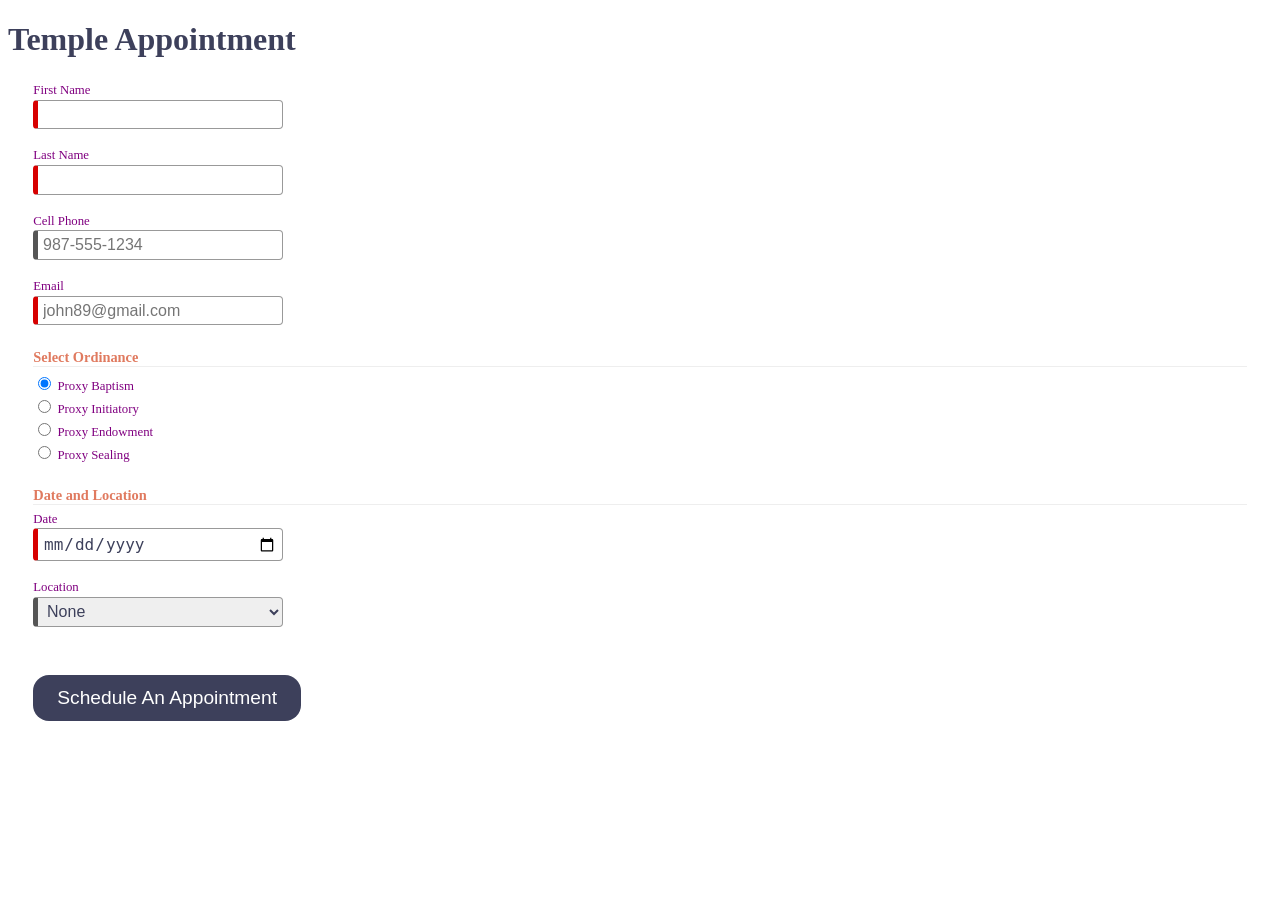
<file: week4/startHere/startHere/index.html>
<!DOCTYPE html>
<html lang="en">

<head>
  <meta charset="UTF-8">
  <meta name="viewport" content="width=device-width, initial-scale=1.0">
  <meta name="description" content="Web Lab Start File">
  <meta name="author" content="Paul Cheney">

  <link rel="stylesheet" href="styles/small.css">
  <link rel="stylesheet" href="styles/large.css">

  <title>Web Lab Start File</title>
</head>

<body>

  <main>
    <h1>Temple Appointment</h1>

    <form method="GET" action="thanks.html" class="designOne">
      <label>First Name <input type="text" name="first" required autocomplete="given-name" title="Your First Name"></label>
        <label>Last Name <input type="text" name="last" required autocomplete="family-name" title="Your Last Name"></label>
        <label>Cell Phone <input type="tel" name="phone"  autocomplete="tel" title="A Phone Number with dashes" placeholder="987-555-1234" ></label>
        <label>Email <input type="email" name="email" required placeholder="john89@gmail.com"  title="Your Email" autocomplete="email"></label>
  

        <h3>Select Ordinance</h3>
        <label><input type="radio" name="ordinance" value="Baptism" checked> Proxy Baptism</label>
        <label><input type="radio" name="ordinance" value="Initiatory"> Proxy Initiatory</label>
        <label><input type="radio" name="ordinance" value="Endowment"> Proxy Endowment</label>
        <label><input type="radio" name="ordinance" value="Sealing"> Proxy Sealing</label>

        
        <h3>Date and Location</h3>
        <label>Date <input type="date" name="date" required></label>

        <label>Location
          <select name="location" required>
            <option value="">None</option>
            <option value="Payson">Payson</option>
            <option value="Orem">Orem</option>
            <option value="Provo City Center">Provo City Center</option>
        </label>

        <input type="submit" value="Schedule An Appointment">
    </form>

    
  </main>

</body>
</html>
</file>
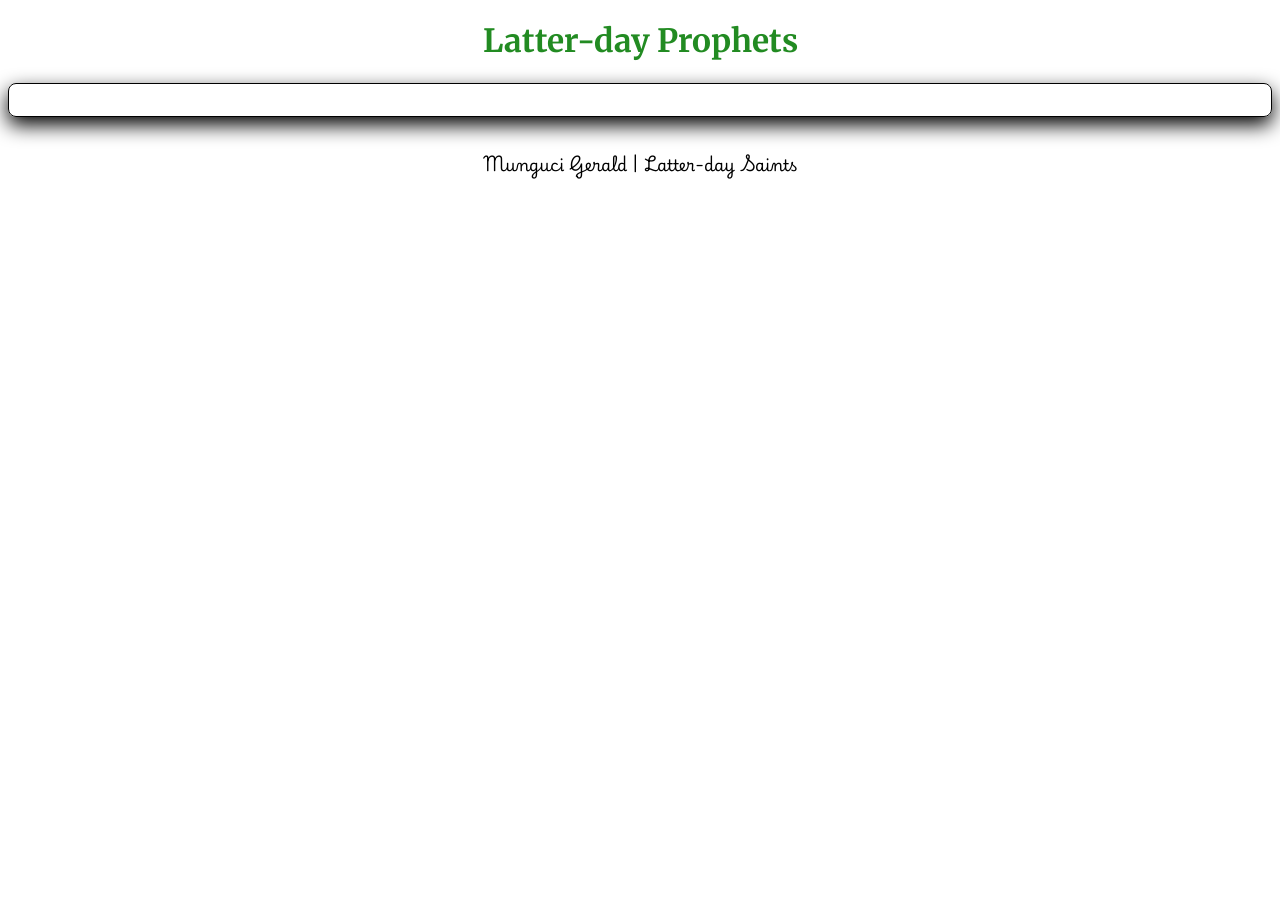
<file: prophets.html>
<!DOCTYPE html>
<html lang="en">

<head>
    <meta charset="UTF-8">
    <meta name="viewport" content="width=device-width, initial-scale=1.0">
    <title>Latter-day Prophets</title>

    <meta name="description" content="A preview of prophets of the Church of Jesus Christ and Latter Day Saints">
    <meta name="author" content="Munguci Gerald">

    <link rel="preconnect" href="https://fonts.googleapis.com">
    <link rel="preconnect" href="https://fonts.gstatic.com" crossorigin>
    <link
        href="https://fonts.googleapis.com/css2?family=Merriweather:wght@400;700&family=Playwrite+IT+Trad:wght@400&display=swap"
        rel="stylesheet">


    <link rel="stylesheet" href="styles/prophets.css">
    <script src="scripts/prophets.js" defer></script>
</head>

<body>
    <header>
        <h1>Latter-day Prophets</h1>
    </header>
    <main>
        <div id="cards"></div>
    </main>
    <footer>
        Munguci Gerald | Latter-day Saints
    </footer>
</body>

</html>
</file>
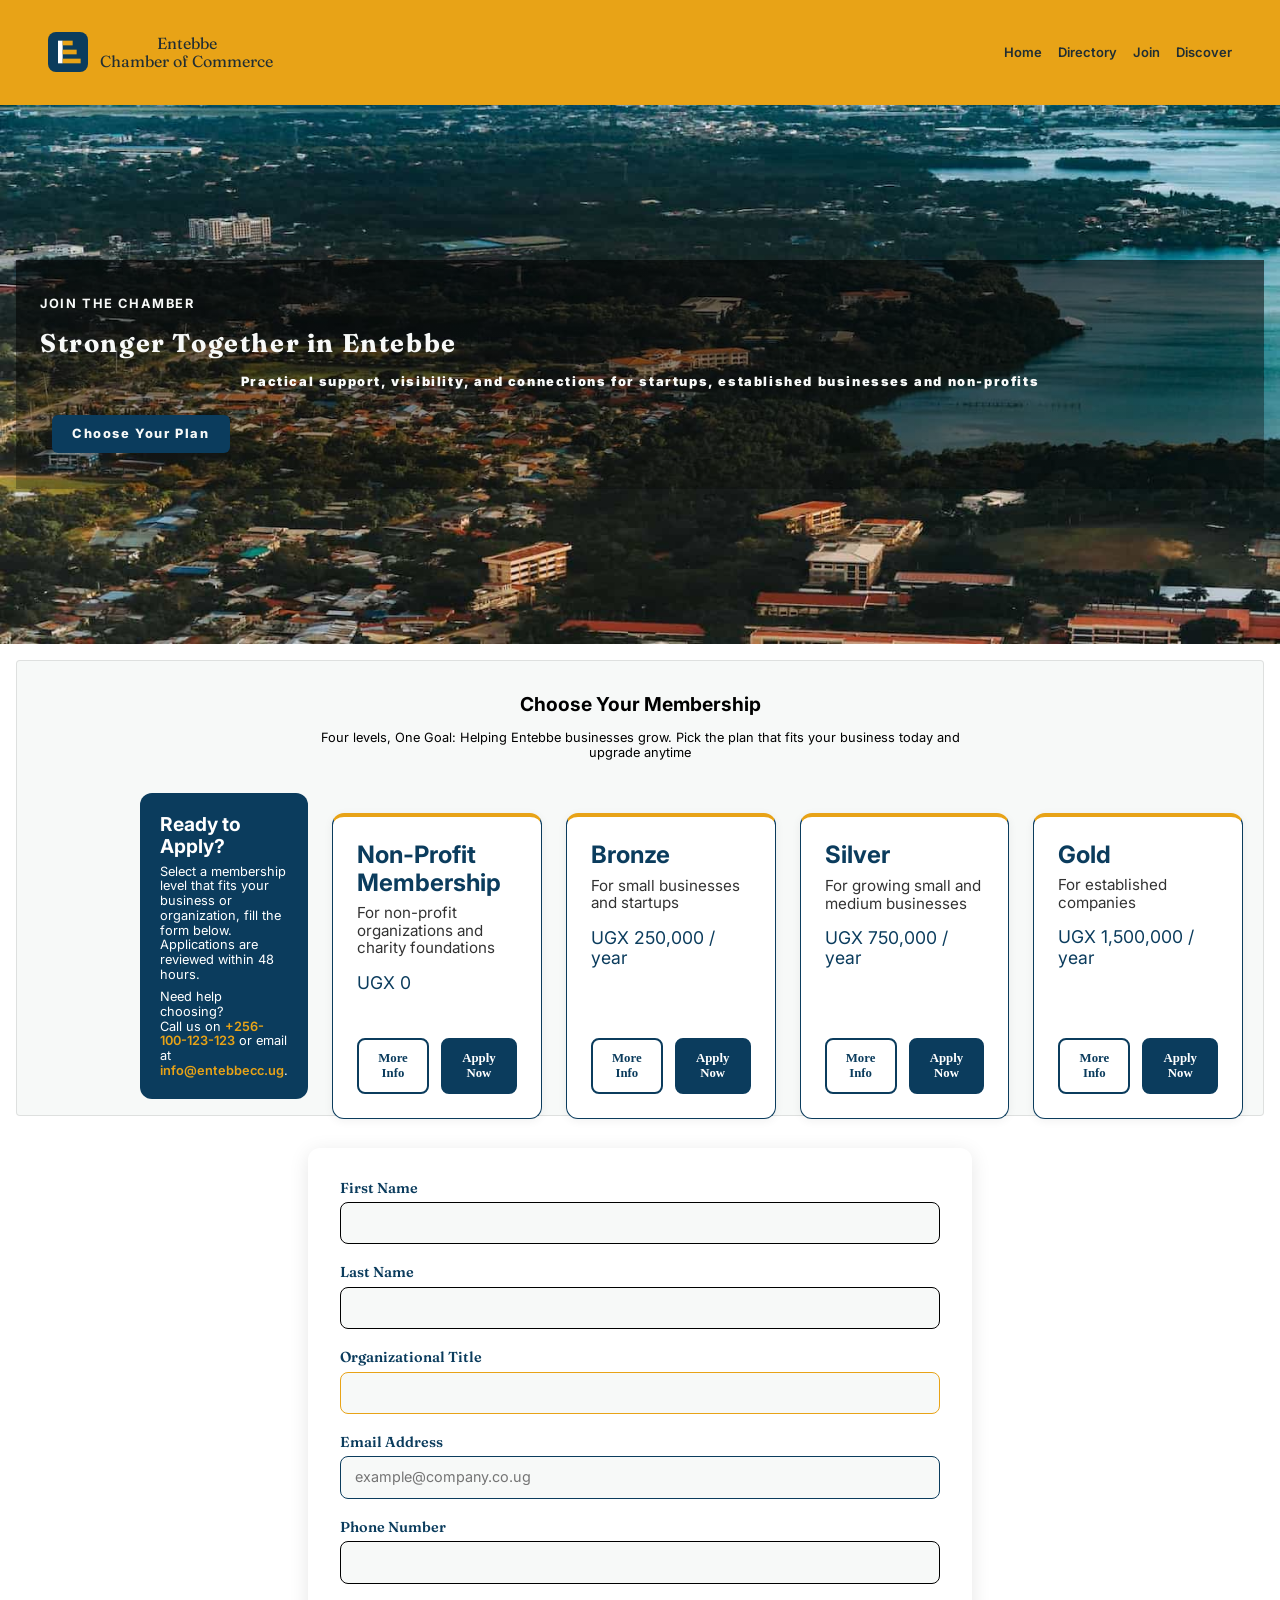
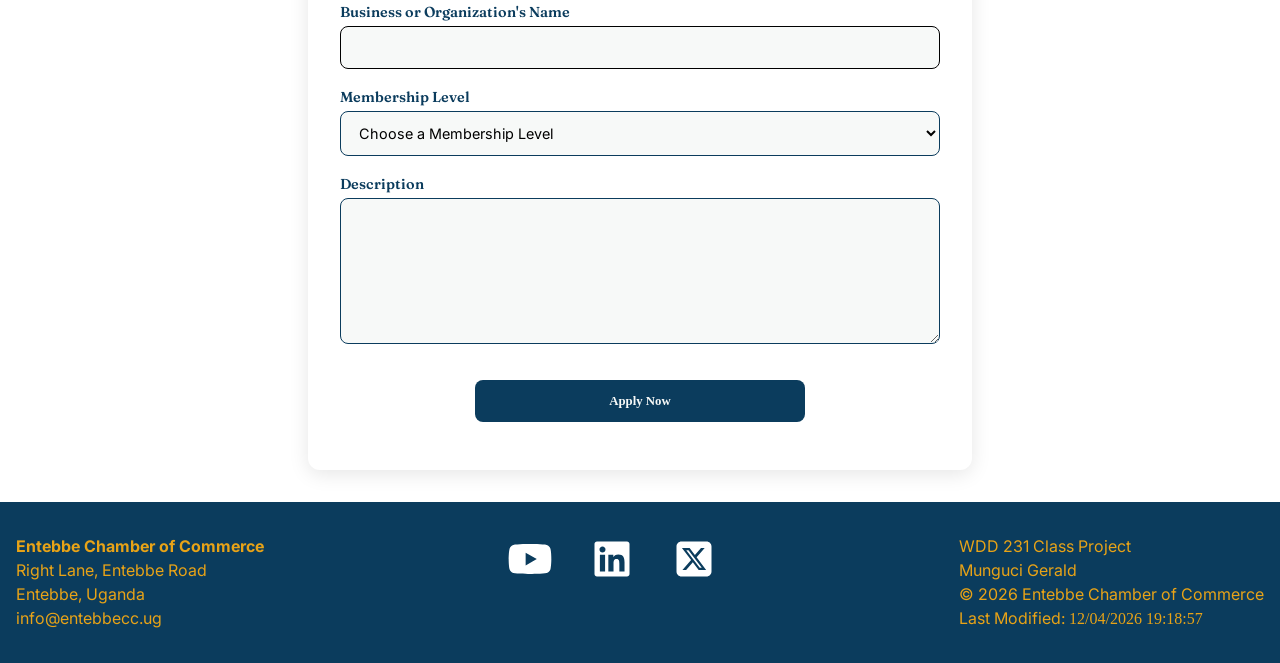
<file: chamber/join.html>
<!DOCTYPE html>
<html lang="en">

<head>
    <meta charset="UTF-8">
    <meta name="viewport" content="width=device-width, initial-scale=1.0">
    <meta name="description"
        content="Grow your Entebbe business with chamber membership. Get directory listings, networking events and trade fair access. Apply online.">
    <meta name="author" content="Munguci R Gerald">
    <title>Join Us Today | Entebbe Chamber of Commerce</title>

    <meta property="og:title" content="Join Us Today | Entebbe Chamber of Commerce">
    <meta property="og:url" content="https://mungucigerald.github.io/wdd231/chamber/join.html">
    <meta property="og:description"
        content="Grow your Entebbe business with chamber membership. Get directory listings, networking events and trade fair access. Apply online.">
    <meta property="og:image" content="https://mungucigerald.github.io/wdd231/chamber/images/social-logo.jpg">
    <meta property="og:image:width" content="600">
    <meta property="og:image:height" content="315">
    <link rel="preconnect" href="https://fonts.googleapis.com">
    <link rel="preconnect" href="https://fonts.gstatic.com" crossorigin>
    <link href="https://fonts.googleapis.com/css2?family=Fraunces:wght@400;600;700&family=Inter:wght@400;500;600;700&display=swap" rel="stylesheet">

    <link rel="shortcut icon" href="images/favicon.ico" type="image/x-icon">

    <link rel="stylesheet" href="styles/normalize.css">
    <link rel="stylesheet" href="styles/small.css">
    <link rel="stylesheet" href="styles/large.css">
    <link rel="stylesheet" href="styles/join.css">

    <script src="scripts/navigation.js" defer></script>
    <script src="scripts/date.js" defer></script>
    <script src="scripts/join.js" defer></script>
</head>

<body>
    <header>
        <a class="logo" href="index.html">
            <img src="images/logo.svg" alt="Entebbe Chamber of Commerce" width="40" height="40">
            <div class="site-name">
                <span class="brand-name">Entebbe</span>
                <span class="sub-name">Chamber of Commerce</span>
            </div>
        </a>

        <nav>
            <button id="menu" aria-label="Toggle navigation" aria-expanded="false"
                aria-controls="primary-nav">&#9776;</button>
            <ul id="primary-nav">
                <li><a href="index.html">Home</a></li>
                <li><a href="directory.html" class="active" aria-current="page">Directory</a></li>
                <li><a href="join.html">Join</a></li>
                <li><a href="discover.html">Discover</a></li>
            </ul>
        </nav>
    </header>
    <main>
        <section class="hero">
            <div class="wrapper">
                <img class="hero-image" src="images/lakeside.jpg" alt="Ariel view, Entebbe lakeside" width="1600"
                    height="800">
                <div class="content">
                    <p>JOIN THE CHAMBER</p>
                    <h1>Stronger Together in Entebbe</h1>
                    <p class="desc">Practical support, visibility, and connections for startups, established businesses
                        and non-profits</p>
                    <div class="call-to-join">
                        <a class="btn primary" href="#application">Choose Your Plan</a>
                    </div>
                </div>
            </div>
        </section>
        <section class="levels">
            <div class="level-header">
                <h2>Choose Your Membership</h2>
                <p>Four levels, One Goal: Helping Entebbe businesses grow. Pick the plan that fits your business today
                    and upgrade anytime</p>
            </div>
            <div class="levels-wrapper">
                <div class="application-info">
                    <h2>Ready to Apply?</h2>
                    <p class="info-text">Select a membership level that fits your business or organization, fill the
                        form below.
                        Applications are reviewed within 48 hours.</p>
                    <p>Need help choosing? <br>Call us on <a href="tel:+256-100-123-123">+256-100-123-123</a> or email
                        at <a href="mailto:info@entebbecc.ug">info@entebbecc.ug</a>.</p>
                </div>
                <article id="np" class="level-card">
                    <h3>Non-Profit Membership</h3>
                    <p class="level-description">For non-profit organizations and charity foundations</p>
                    <p class="level-price">UGX 0</p>
                    <div class="level-actions"><button class="more" type="button" data-level="np">More Info</button>
                        <a href="join.html?level=np#application" class="level-button">Apply Now</a>
                    </div>
                </article>
                <article id="bronze" class="level-card">
                    <h3>Bronze</h3>
                    <p class="level-description">For small businesses and startups</p>
                    <p class="level-price">UGX 250,000 / year</p>
                    <div class="level-actions"><button class="more" type="button" data-level="bronze">More Info</button>
                        <a href="join.html?level=bronze#application" class="level-button">Apply Now</a>
                    </div>
                </article>
                <article id="silver" class="level-card">
                    <h3>Silver</h3>
                    <p class="level-description">For growing small and medium businesses</p>
                    <p class="level-price">UGX 750,000 / year</p>
                    <div class="level-actions"><button class="more" type="button" data-level="silver">More Info</button>
                        <a href="join.html?level=silver#application" class="level-button">Apply Now</a>
                    </div>
                </article>
                <article id="gold" class="level-card">
                    <h3>Gold</h3>
                    <p class="level-description">For established companies</p>
                    <p class="level-price">UGX 1,500,000 / year</p>
                    <div class="level-actions"><button class="more" type="button" data-level="gold">More Info</button>
                        <a href="join.html?level=gold#application" class="level-button">Apply Now</a>
                    </div>
                </article>
            </div>
        </section>
        <div class="apply">
            <div class="apply-info"></div>
            <form action="thankyou.html" method="get" id="application" class="application">
                <label>First Name <input type="text" name="first" required autocomplete="given-name"
                        title="Enter Your First Name"></label>
                <label>Last Name <input type="text" name="last" required autocomplete="family-name"
                        title="Enter Your Last Name"></label>
                <label>Organizational Title <input type="text" name="organizational-title"
                        autocomplete="organization-title" pattern="[A-Za-zÀ-ÿ\s\-{7,}]"
                        title="Enter Your Organisational Title"></label>
                <label>Email Address <input type="email" name="email" required autocomplete="email"
                        placeholder="example@company.co.ug" title="Enter Email Address"></label>
                <label>Phone Number <input type="tel" name="phone" required title="Mobile Number"
                        autocomplete="tel"></label>
                <label>Business or Organization's Name <input type="text" name="organization" required
                        title="Enter Organisation/Business Name" autocomplete="organization"></label>
                <label>Membership Level <select id="membership" name="membership" title="Select a Membership Level"
                        required>
                        <option value>Choose a Membership Level</option>
                        <option value="np">NP Membership</option>
                        <option value="bronze">Bronze</option>
                        <option value="silver">Silver</option>
                        <option value="gold">Gold</option>
                    </select></label>
                <label>Description <textarea name="description"
                        title="Describe your organization or business"></textarea></label>
                <input type="hidden" id="timestamp" name="timestamp">
                <button type="submit" class="primary-button">Apply Now</button>
            </form>
        </div>
        <dialog id="level-details"></dialog>
    </main>
    <footer><span><strong>Entebbe Chamber of Commerce</strong> <br>Right Lane, Entebbe Road <br>Entebbe, Uganda
            <br>info@entebbecc.ug</span>

        <div class="social">
            <a href="https://youtube.com" aria-label="Youtube"><img src="images/youtube.svg" alt="" width="50"
                    height="50"></a>
            <a href="www.linkedin.com" aria-label="LinkedIn"><img src="images/linkedin.svg" alt="" width="50"
                    height="50"></a>
            <a href="https://x.com" aria-label="X"><img src="images/square-x.svg" alt="" width="50" height="50"></a>
        </div>

        <div class="credit">
            <p>WDD 231 Class Project <br> Munguci Gerald <br> &copy; <span id="currentYear"></span> Entebbe Chamber of
                Commerce <br> Last Modified: <span id="lastModified"></span></p>
        </div>
    </footer>
</body>

</html>
</file>
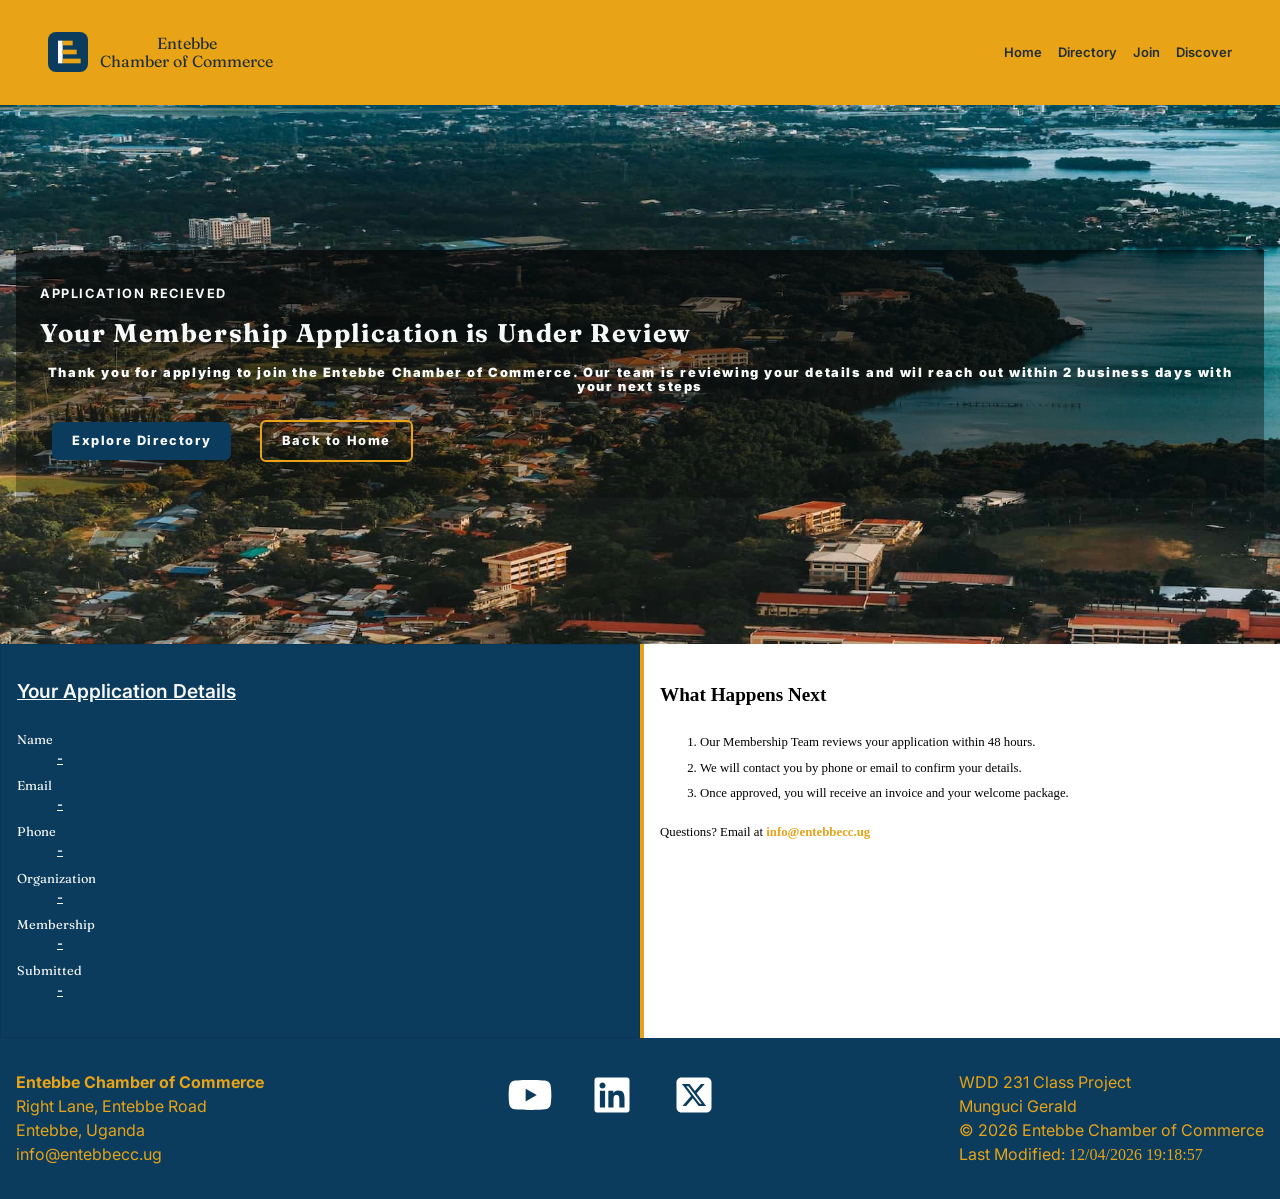
<file: chamber/thankyou.html>
<!DOCTYPE html>
<html lang="en">

<head>
    <meta charset="UTF-8">
    <meta name="viewport" content="width=device-width, initial-scale=1.0">
    <meta name="description"
        content="Thank you for applying to the Entebbe Chamber of Commerce. Here is a summary of your application and what happens next!">
    <meta name="author" content="Munguci R Gerald">
    <title>Application Recieved | Entebbe Chamber of Commerce</title>

    <meta property="og:title" content="Application Recieved | Entebbe Chamber of Commerce">
    <meta property="og:url" content="https://mungucigerald.github.io/wdd231/chamber/thankyou.html">
    <meta property="og:description"
        content="Thank you for applying to the Entebbe Chamber of Commerce. Here is a summary of your application and what happens next!">
    <meta property="og:image" content="https://mungucigerald.github.io/wdd231/chamber/images/logo.svg">

    <link rel="preconnect" href="https://fonts.googleapis.com">
    <link rel="preconnect" href="https://fonts.gstatic.com" crossorigin>
    <link
        href="https://fonts.googleapis.com/css2?family=Fraunces:wght@400;600;700&family=Inter:wght@400;500;600;700&display=swap"
        rel="stylesheet">

    <link rel="shortcut icon" href="favicon.ico" type="image/x-icon">

    <link rel="stylesheet" href="styles/normalize.css">
    <link rel="stylesheet" href="styles/small.css">
    <link rel="stylesheet" href="styles/large.css">
    <link rel="stylesheet" href="styles/join.css">

    <script src="scripts/navigation.js" defer></script>
    <script src="scripts/date.js" defer></script>
    <script src="scripts/thankyou.js" defer></script>
</head>

<body>
    <header>
        <a class="logo" href="index.html">
            <img src="images/logo.svg" alt="Entebbe Chamber of Commerce" width="40" height="40">
            <div class="site-name">
                <span class="brand-name">Entebbe</span>
                <span class="sub-name">Chamber of Commerce</span>
            </div>
        </a>

        <nav>
            <button id="menu" aria-label="Toggle navigation" aria-expanded="false"
                aria-controls="primary-nav">&#9776;</button>
            <ul id="primary-nav">
                <li><a href="index.html">Home</a></li>
                <li><a href="directory.html" class="active" aria-current="page">Directory</a></li>
                <li><a href="join.html">Join</a></li>
                <li><a href="discover.html">Discover</a></li>
            </ul>
        </nav>
    </header>
    <main>
        <section class="hero">
            <div class="wrapper">
                <img class="hero-image" src="images/lakeside.webp" alt="Ariel view, Entebbe lakeside" width="1600"
                    height="800">
                <div class="content">
                    <p>APPLICATION RECIEVED</p>
                    <h1>Your Membership Application is Under Review</h1>
                    <p class="desc"> Thank you for applying to join the Entebbe Chamber of Commerce. Our team is
                        reviewing your details and wil reach out within 2 business days with your next steps</p>
                    <div class="call-to-join">
                        <a class="btn primary" href="directory.html">Explore Directory</a>
                        <a class="btn outline" href="index.html">Back to Home</a>
                    </div>
                </div>
            </div>
        </section>
        <div id="summary-wrapper">
            <section class="summary">
                <h2>Your Application Details</h2>
                <dl>
                    <dt>Name</dt>
                    <dd id="fullName"></dd>
                    <dt>Email</dt>
                    <dd id="email"></dd>
                    <dt>Phone</dt>
                    <dd id="phone"></dd>
                    <dt>Organization</dt>
                    <dd id="organization"></dd>
                    <dt>Membership</dt>
                    <dd id="membership"></dd>
                    <dt>Submitted</dt>
                    <dd id="timestamp"></dd>
                </dl>
            </section>
            <div class="next-steps">
                <h2>What Happens Next</h2>
                <ol>
                    <li>Our Membership Team reviews your application within 48 hours.</li>
                    <li>We will contact you by phone or email to confirm your details.</li>
                    <li>Once approved, you will receive an invoice and your welcome package.</li>
                </ol>
                <p>Questions? Email at <a href="mailto:info@entebbecc.ug">info@entebbecc.ug</a></p>
            </div>
        </div>
    </main>
    <footer><span><strong>Entebbe Chamber of Commerce</strong> <br>Right Lane, Entebbe Road <br>Entebbe, Uganda
            <br>info@entebbecc.ug</span>

        <div class="social">
            <a href="https://youtube.com" aria-label="Youtube"><img src="images/youtube.svg" alt="" width="50"
                    height="50"></a>
            <a href="www.linkedin.com" aria-label="LinkedIn"><img src="images/linkedin.svg" alt="" width="50"
                    height="50"></a>
            <a href="https://x.com" aria-label="X"><img src="images/square-x.svg" alt="" width="50" height="50"></a>
        </div>

        <div class="credit">
            <p>WDD 231 Class Project <br> Munguci Gerald <br> &copy; <span id="currentYear"></span> Entebbe Chamber of
                Commerce <br> Last Modified: <span id="lastModified"></span></p>
        </div>
    </footer>
</body>

</html>
</file>
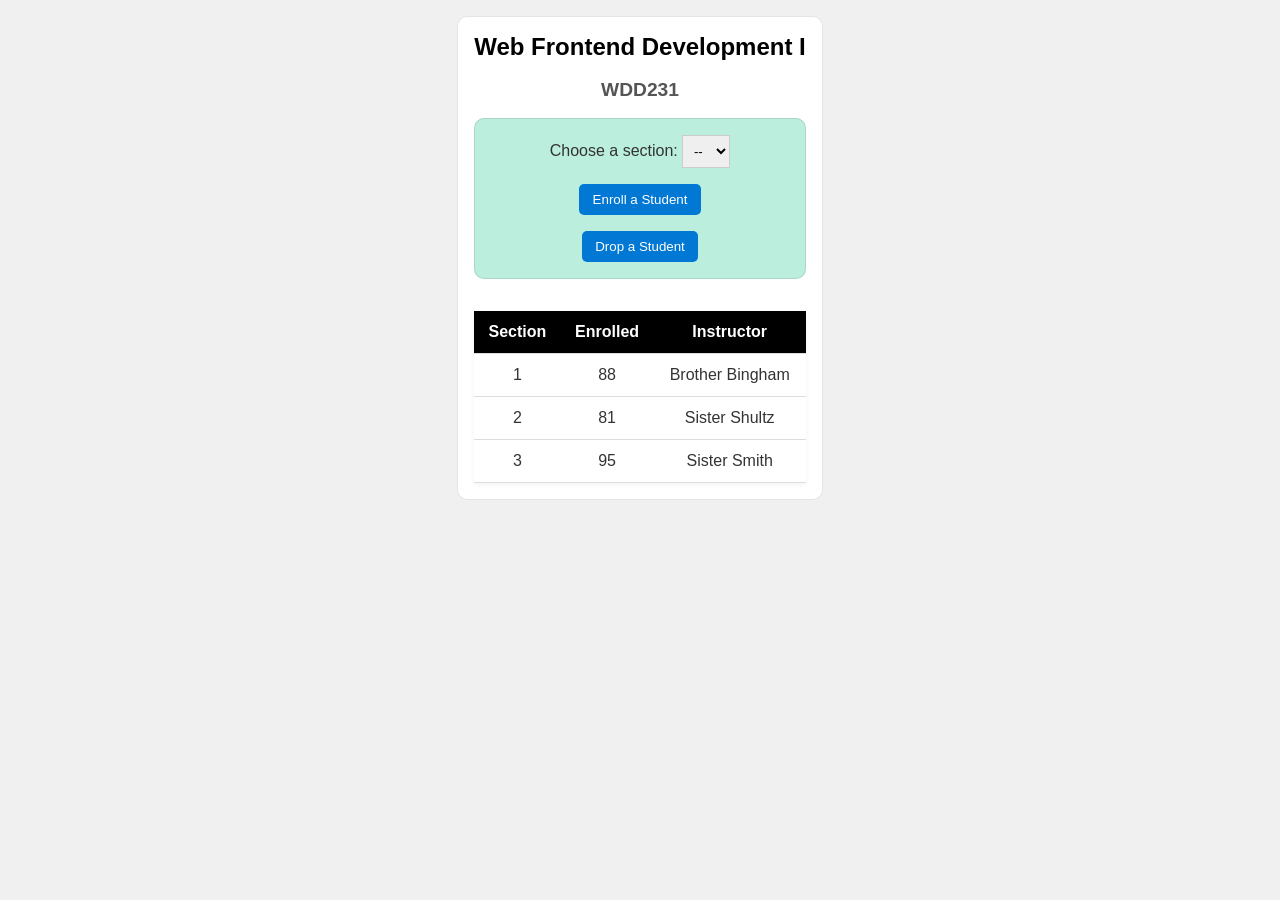
<file: week3/modules.html>
<!DOCTYPE html>
<html lang="en">

<head>
    <meta charset="UTF-8">
    <meta name="viewport" content="width=device-width, initial-scale=1.0">
    <title>Modules Example: Course and Sections</title>
    <link rel="stylesheet" href="styles/modules.css">
    <script src="scripts/modules.mjs" type="module"></script>
</head>

<body>
    <main>
        <h1 id="courseName"></h1>
        <h2 id="courseCode"></h2>

        <div id="enrollment">
            <label for="sectionNumber">Choose a section:</label>
            <select id="sectionNumber">
                <option value="0" disabled selected>--</option>
            </select>
            <button id="enrollStudent">Enroll a Student</button>
            <button id="dropStudent">Drop a Student</button>
        </div>

        <table>
            <thead>
                <tr>
                    <th>Section</th>
                    <th>Enrolled</th>
                    <th>Instructor</th>
                </tr>
            </thead>
            <tbody id="sections"></tbody>
        </table>
    </main>
</body>

</html>
</file>
<file: week4/startHere/startHere/styles/small.css>
*{box-sizing: border-box;}
html {
  -webkit-text-size-adjust: 100%; 
  -ms-text-size-adjust: 100%;
}

h1 {
  color: #3D405B;
}

form {
    margin: 1rem 2%;
  
    label {
      display: block;
      font-size: .8rem;
      color: purple;
      padding-top: .2rem;
    }
    h3 {
      font-size: .9rem;
      color: #E07A5F;
      margin: 1.5rem 0 .2rem 0;
      border-bottom: 1px solid #eee;
    }
  
    input[type=text],
    input[type=tel],
    input[type=date],
    input[type=email],
    select {
      display: block;
      margin: .1rem 0 1rem 0 ;
      padding: .3rem;
      border: 1px solid #999;
      border-radius: 4px;
      border-left-width: 5px;
      border-left-color:#555;
      font-size: 1rem;
      color: #3D405B;
      width: 250px;
    }
  
    input:required {border-left-color: #d70000;}
    input:focus {border-left-color: black; outline:none;}
    input:required:valid{border-left-color: green;}
  
    input[type=submit] {
      border: none;
      text-align: center;
      background-color: #3D405B;
      color: white;
      border-radius: 1rem;
      padding: .75rem 1.5rem;
      margin: 2rem 0;
      font-size: 1.2rem;
      -webkit-appearance: none;
      appearance: none;
    }
  }
  input:-webkit-autofill{
    -webkit-text-fill-color: #3D405B;
  }
  
  #results {
    background-color: #F4F1DE;
    padding: 0 1rem;
    border: 1px solid #E07A5F;
    border-radius: 6px;
  }
</file>
<file: week4/startHere/startHere/styles/large.css>
@media only screen and (min-width: 38rem) {


} /*end media query*/
</file>
<file: styles/prophets.css>
* {
    box-sizing: border-box;
}

h1 {
    font-family: "Merriweather",
        serif;
    text-align: center;
    color: forestgreen
}

#cards {
    display: grid;
    grid-template-columns: repeat(auto-fit, minmax(200px, 1fr));
    gap: 1rem;
    padding: 1rem;
    border: solid 1px;
    border-radius: 8px;
    box-shadow: 0 8px 20px;
}

#cards img{
    width: 100%;
    height: auto;
}

section{
    background: #f4f1f1;
    padding: 1rem;
    border: .5px solid;
    border-radius: 6px;
    box-shadow: 0 4px 10px;
    font-family: "Bebas Neue",
        sans-serif;
    text-align: center;
}

section p{
    font-family: "Playwrite IT Trad",
        cursive;
    font-size: .65rem;
}

footer{
    font-family: "Playwrite IT Trad",
        cursive;
    padding-top: 2rem;
    text-align: center;
}
</file>
<file: chamber/styles/small.css>
/* ---------- Variables (the only place raw color values live) ---------- */
:root {
    --ink: #212e33;
    --background: #f7f9f8;
    --primary-color: #E8A317;
    --dark-primary: #0B3C5D;
    --light-bg: #fff;
    --overlay-strong: rgb(0 0 0 / .6);
    --overlay-soft: rgb(0 0 0 / .25);
    --border-subtle: rgb(0 0 0 / 10%);
    --primary-font: "Fraunces", serif;
    --secondary-font: "Inter", sans-serif;
    --detail-font: "Playwrite IT Trad", cursive;
}

/* ---------- Header & navigation ---------- */
header {
    position: relative;
    background: var(--primary-color);
    display: flex;
    justify-content: space-between;
    flex-wrap: wrap;
    gap: 1rem;
    color: var(--ink);
}

header a {
    text-decoration: none;
    color: inherit;
}

.logo {
    font-family: var(--primary-font);
    display: grid;
    grid-template-columns: auto 1fr;
    gap: 12px;
    align-items: center;
}

.site-name {
    display: flex;
    flex-direction: column;
    justify-content: center;
    text-align: center;
}

#menu {
    position: relative;
    background: none;
    border: none;
    font-size: 2rem;
    cursor: pointer;
}

#primary-nav {
    display: none;
}

#primary-nav.open {
    position: absolute;
    top: 100%;
    right: 0;
    padding: 1rem 1.5rem;
    display: flex;
    flex-direction: column;
    background: var(--primary-color);
}

nav ul {
    list-style: none;
    font-family: var(--secondary-font);
    font-weight: 600;
    font-size: small;
    display: flex;
    gap: 1rem;
}

nav a {
    background: linear-gradient(var(--dark-primary), var(--dark-primary)) no-repeat 0 100% / 0 2px;
    transition: background-size 0.3s;
    padding-bottom: 4px;
}

nav a:hover {
    background-size: 100% 2px;
}

nav a:active {
    opacity: 0.6;
}

/* ---------- Main (merged with hero, so no outer padding/margin) ---------- */
main {
    font-family: var(--secondary-font);
    font-size: .8rem;
    padding: 0;
    margin: 0;

    h1 {
        font-family: var(--primary-font);
        font-weight: 200;
        text-align: center;
    }
}

main>section:not(.hero) {
    margin: 1rem;
}

/* ---------- Hero ---------- */
.hero {
    /* overrides the global section styles below */
    margin: 0;
    padding: 0;
    border: 0;
    border-radius: 0;
    display: grid;
    overflow: hidden;
}

.hero .wrapper {
    display: contents;
}

.hero img,
.hero .content {
    grid-area: 1/1;
}

.hero .content {
    align-self: center;
    text-align: left;
    letter-spacing: .1rem;
    margin: 1rem;
    padding: 1.5rem;
    color: var(--background);
    background: linear-gradient(var(--overlay-strong), var(--overlay-soft));
    font-weight: bold;
}

.hero h1 {
    text-align: left;
    font-weight: 700;
}

.hero .desc {
    font-weight: 900;
    text-align: center;
}

.hero .wrapper img.hero-image {
    display: block;
    width: 100%;
    max-width: none;
    height: 100%;
    object-fit: cover;
}

/* ---------- Buttons ---------- */
.call-to-action {
    display: flex;
    flex-wrap: wrap;
    gap: 1rem;
    margin-top: 1rem;
}

.btn {
    display: inline-block;
    padding: .75rem 1.25rem;
    margin: .75rem;
    border-radius: 6px;
    font-weight: 800;
    text-decoration: none;
    transition: transform 0.55s ease, background-color 0.15s ease;
}

.btn.primary {
    background: var(--dark-primary);
    color: var(--background);
}

.btn.outline {
    border: 2px solid var(--primary-color);
    color: var(--background);
}

.btn.primary:hover,
.btn.outline:hover {
    color: var(--background);
}

.btn.primary:hover {
    border: 2px solid var(--primary-color);
    background: none;
}

.btn.outline:hover {
    background: var(--dark-primary);
    border: none;
}

/* ---------- Summary ---------- */
#summary-wrapper {
    display: grid;
    grid-template-columns: repeat(2, 1fr);
}

.summary {
    padding: 1rem;
    background: var(--dark-primary);
    color: var(--background);
    font-family: var(--primary-font);
    line-height: 1.5;
    border-radius: 0;
}

.summary h2,
.summary dd {
    font-family: var(--secondary-font);
    font-weight: 600;
    padding-bottom: .5rem;
    text-decoration: underline;
}

.next-steps {
    padding: 1rem;
    border-left: 4px solid var(--primary-color);
    font-family: var(--detail-font);
    line-height: 2;
}

.next-steps a {
    text-decoration: none;
    color: var(--primary-color);
    font-weight: 800;
}

/* ---------- General elements ---------- */
#view {
    margin: 1rem auto;
    text-align: center;
}

button {
    padding: .5rem 1rem;
    font-weight: 600;
}

section {
    border: 1px solid var(--border-subtle);
    padding: 1rem .5rem;
    background-color: var(--background);
    border-radius: 4px;
}

/* ---------- Grid view ---------- */
.grid {
    display: grid;
    grid-template-columns: repeat(auto-fit, minmax(200px, 1fr));
    gap: 1rem;
    text-align: center;
}

.grid section img {
    width: 100%;
    max-width: 200px;
    height: 100px;
    object-fit: cover;
    box-shadow: 0 0 .5rem var(--dark-primary);
}

/* ---------- List view ---------- */
.list {
    display: flex;
    flex-direction: column;

    section {
        display: grid;
        grid-template-columns: 2fr 1fr 150px;
        gap: .75rem;
        margin: 0;
        padding: .55rem;
        justify-content: space-around;

        a {
            text-decoration: none;
            color: var(--ink);
        }

        img {
            display: none;
        }

        h2 {
            font-size: 1rem;
        }

        &:nth-child(even) {
            background-color: var(--dark-primary);
            color: var(--background);

            a {
                color: var(--background);
            }
        }
    }
}

/* ---------- Footer ---------- */
footer {
    font-family: var(--secondary-font);
    line-height: 1.5;
    padding: 1rem;
    display: flex;
    flex-direction: column;
    gap: .5rem;
    justify-content: space-between;
    background-color: var(--dark-primary);
    color: var(--primary-color);
}

#lastModified {
    font-family: var(--detail-font);
}

.social {
    display: flex;
    justify-content: center;
    gap: 2rem;
}

.social img {
    filter: invert(1);
}
</file>
<file: chamber/styles/large.css>
@media (min-width:800px) {
    header {
        padding: 2rem 3rem;
    }

    #menu {
        display: none;
    }

    #primary-nav, #primary-nav.open {
        position: static;
        display: flex;
        flex-direction: row;
        padding: 0;
    }

    footer {
        padding: 2rem 1rem;
        display: flex;
        flex-direction: row;
        justify-content: space-between;
        align-items: flex-start;
    }

    footer p {
        margin: 0;
    }
}
</file>
<file: chamber/styles/join.css>
.levels-wrapper {
    display: grid;
    gap: 1.5rem;
    grid-template-columns: 1fr;
    padding: 0 1rem;
    max-width: 1000px;
    margin: 0 auto;
    border-radius: 4px;
}

.level-header {
    text-align: center;
    max-width: 650px;
    margin: 0 auto 2rem;
}

.application-info {
    display: flex;
    flex-direction: column;
    gap: .5rem;
    padding: 1.25rem;
    background: var(--dark-primary);
    border-radius: 12px;
    text-align: left;
    color: var(--light-bg);
}

.application-info h2{
    margin: 0;
}
.application-info p{
    margin: 0;
}

.application-info a {
    text-decoration: none;
    color: var(--primary-color);
    font-weight: 600;
}

.level-card {
    display: flex;
    flex-direction: column;
    gap: .5rem;
    background: var(--light-bg);
    border-radius: 12px;
    padding: 1.5rem;
    border: 1px solid var(--dark-primary);
    border-top: 4px solid var(--primary-color);
    box-shadow:  0 2px 10px rgb(0 0 0 / 6%);
    transition: transform .2s, box-shadow .2s;
    opacity: 0;
    animation: cardEntrance 1s ease-out forwards;
}

.level-card:nth-child(1){
    animation-delay: .1s;
}
.level-card:nth-child(2){
    animation-delay: .25s;
}
.level-card:nth-child(3){
    animation-delay: .4s;
}
.level-card:nth-child(4){
    animation-delay: .55s;
}

.level-card:hover{
    transform: translateY(-4px);
    box-shadow: 0 8px 24px rgb(0 0 0 / 12%);
}

.level-card h3{
    margin: 0;
    font-size: 1.5rem;
    color: var(--dark-primary);
}

.level-description{
    margin: 0;
    font-size: .95rem;
    opacity: .8;
}

.level-price {
    margin: .5rem 0 .1rem;
    font-size: 1.1rem;
    color: var(--dark-primary);
}

.level-actions{
    display: flex;
    gap: .75rem;
    margin-top: auto;
}

.level-actions > * {flex: 1;}

.level-card .more, .level-button, #modalApply{
    display: inline-block;
    padding: .7rem 1.2rem;
    font-family: var(--detail-font);
    font-weight: 600;
    text-align: center;
    text-decoration: none;
    cursor: pointer;
    transition: background 0.2s, color 0.2s;
    border-radius: 8px;
    color: var(--dark-primary);
}

.level-card .more{
    background: transparent;
    border: 2px solid var(--dark-primary);
}

.level-card .more:hover{
    background: var(--dark-primary);
    color: var(--light-bg);
}

.level-button, #modalApply{
    background: var(--dark-primary);
    color: var(--light-bg);
    border: 2px solid var(--dark-primary);
}

.level-button:hover, #modalApply:hover{
    background: var(--primary-color);
    color: var(--dark-primary);
}

#level-details {
    width: min(92vw, 480px);
    padding: 2rem;
    border: none;
    border-radius: 16px;
    box-shadow: 0 20px 60px rgb(0 0 0 / 30%);
    animation: pop .25s ease-out;
}

#level-details::backdrop{background: rgb(0 0 0 / 55%);
backdrop-filter: blur(3px);}

#level-details h2{
    margin: 0 0 .25rem;
    color: var(--dark-primary);
}

#level-details ul{
    padding-left: 1.2rem;
    margin: 1rem 0 1.5rem;
}

#level-details li{
    margin-bottom: .5rem;
}

#closeModal{
    position: absolute;
    top: .75rem;
    right: .75rem;
    width: 36px;
    height: 36px;
    padding: 0;
    border-radius: 50%;
    border: none;
    background: var(--light-bg);
    cursor: pointer;
    transition:  background .2s;
}

#closeModal:hover{
    background: var(--dark-primary);
}

.application {
    display: grid;
    gap: 1.25rem;
    max-width: 600px;
    margin: 2rem auto;
    padding: 2rem;
    border-radius: 12px;
    box-shadow: 0 4px 20px rgb(0 0 0 / 10%);
}

.application label {
    display: grid;
    gap: .4em;
    font-weight: 600;
    font-size: .9rem;
    font-family: var(--primary-font);
    color: var(--dark-primary);
}

.application input,
.application select,
.application textarea {
    padding: .75rem .9rem;
    border-radius: 8px;
    font-family: var(--secondary-font);
    font-weight: 400;
    border: 1px solid var(--dark-primary);
    background: var(--background);
    transition: border-color 0.2s, box-shadow 0.2s;
}

.application textarea {
    min-height: 120px;
    resize: vertical;
}

.application input:focus,
.application select:focus,
.application textarea:focus {
    outline: none;
    border-color: var(--primary-color);
    box-shadow: 0 0 0 3px rgb(31 78 156 / 20%);
}

.application input:not(:placeholder-shown):invalid {
    border-color: var(--accent3);
}

.application input:not(:placeholder-shown):valid {
    border-color: var(--primary-color);
}

.application .primary-button {
    padding: .85rem;
    border: none;
    width: 330px;
    margin: 1rem auto;
    border-radius: 8px;
    background-color: var(--dark-primary);
    color: var(--background);
    font-family: var(--detail-font);
    font-weight: 600;
    cursor: pointer;
    transition: background 0.2s, transform 0.1s;
}

.application .primary-button:hover {
    color: var(--dark-primary);
    background: var(--primary-color);
}

.application .primary-button:active {
    transform: scale(.98);
}

@media(min-width:700px) {
    .levels-wrapper {
        grid-template-columns:repeat(2, 1fr);
        gap: 1.5rem
    }

    .application-info{
        grid-column: 1 / -1;
    }
}

@media(min-width:1000px) {
    .levels-wrapper {
        grid-template-columns: 1.2fr repeat(4, 1fr);
        gap: 1.5rem
    }

    .application-info{
        grid-column: auto;
    }
}

@keyframes pop{
    from {opacity: 0; transform: scale(.94);}
    to{opacity: 1; transform: scale(1);}
}

@keyframes cardEntrance{
    from{
        opacity: 0;
        transform: translateY(0);
    }
    to{
        opacity: 1;
        transform: translateY(20px);
    }
}
</file>
<file: week3/styles/modules.css>
* {
    margin: 0;
    padding: 0;
    box-sizing: border-box;
}

body {
    font-family: Arial, sans-serif;
    background-color: #f0f0f0;
}

main {
    padding: 1rem;
    background-color: #fff;
    color: #333;
    width: fit-content;
    margin: 1rem auto;
    border: 1px solid rgb(0 0 0 / 10%);
    border-radius: 10px;
}

h1 {
    font-size: 1.5rem;
    color: #000;
}

h2 {
    font-size: 1.2rem;
    color: #555;
}

h1,
h2 {
    text-align: center;
    ;
    margin-bottom: 1.1rem;
}

form p {
    margin: .5rem;
    font-weight: bold;
}

#enrollment {
    padding: 1rem 1rem 0 1rem;
    border: 1px solid rgb(0 0 0 / 10%);
    border-radius: 10px;
    background-color: #bed;
    text-align: center;
}

select {
    padding: 0.5em;
    border: 1px solid #ccc;
    width: 3rem;
}

button {
    display: block;
    margin: 1rem auto;
    padding: 0.6em 1em;
    border: none;
    border-radius: 5px;
    background-color: #0078d4;
    color: white;
    cursor: pointer;
}

button:hover {
    background-color: #005fa3;
}

table {
    margin-top: 2rem;
    width: 100%;
    border-collapse: collapse;
    background-color: white;
    box-shadow: 0 2px 6px rgb(0 0 0 / 5%);
}

th,
td {
    padding: 0.75rem;
    text-align: center;
    border-bottom: 1px solid #ddd;
}

th {
    background-color: #000;
    color: white;
    font-weight: bold;
}

tr:hover {
    background-color: #bbb;
}
</file>
